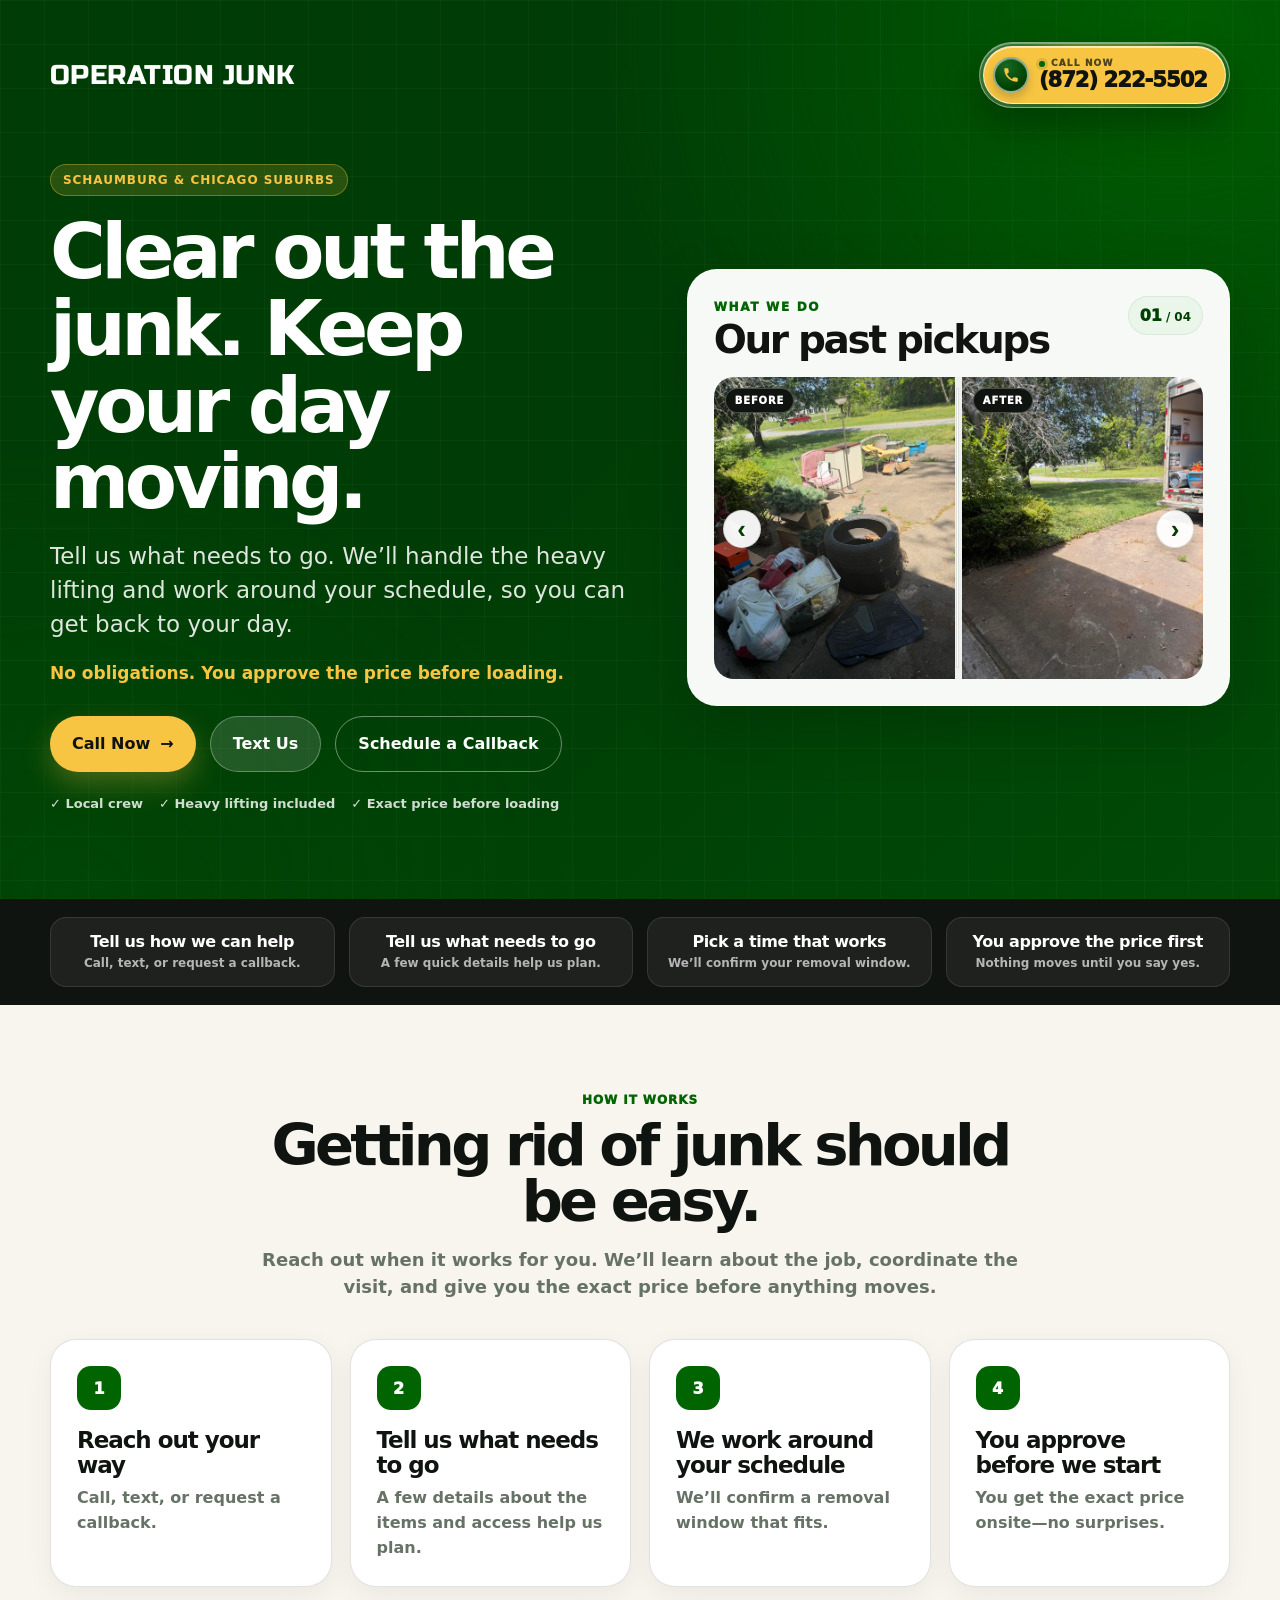
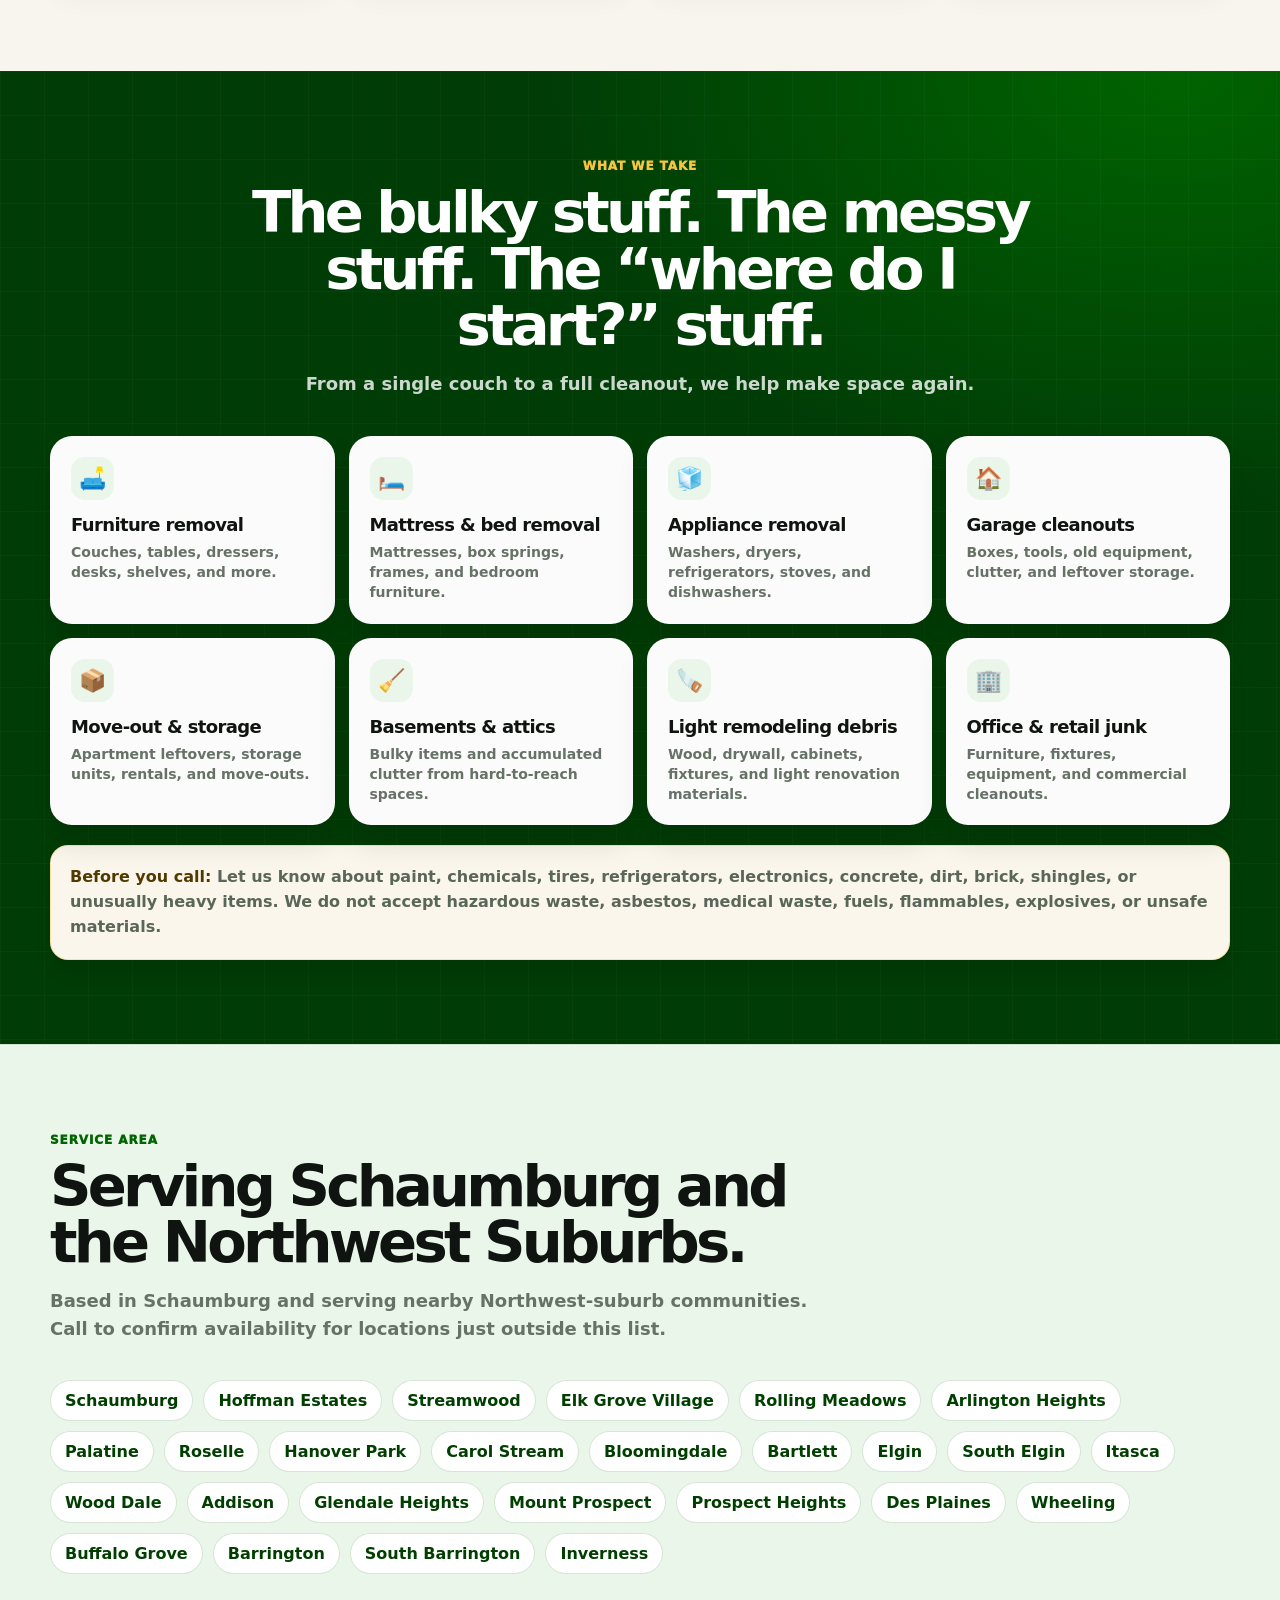
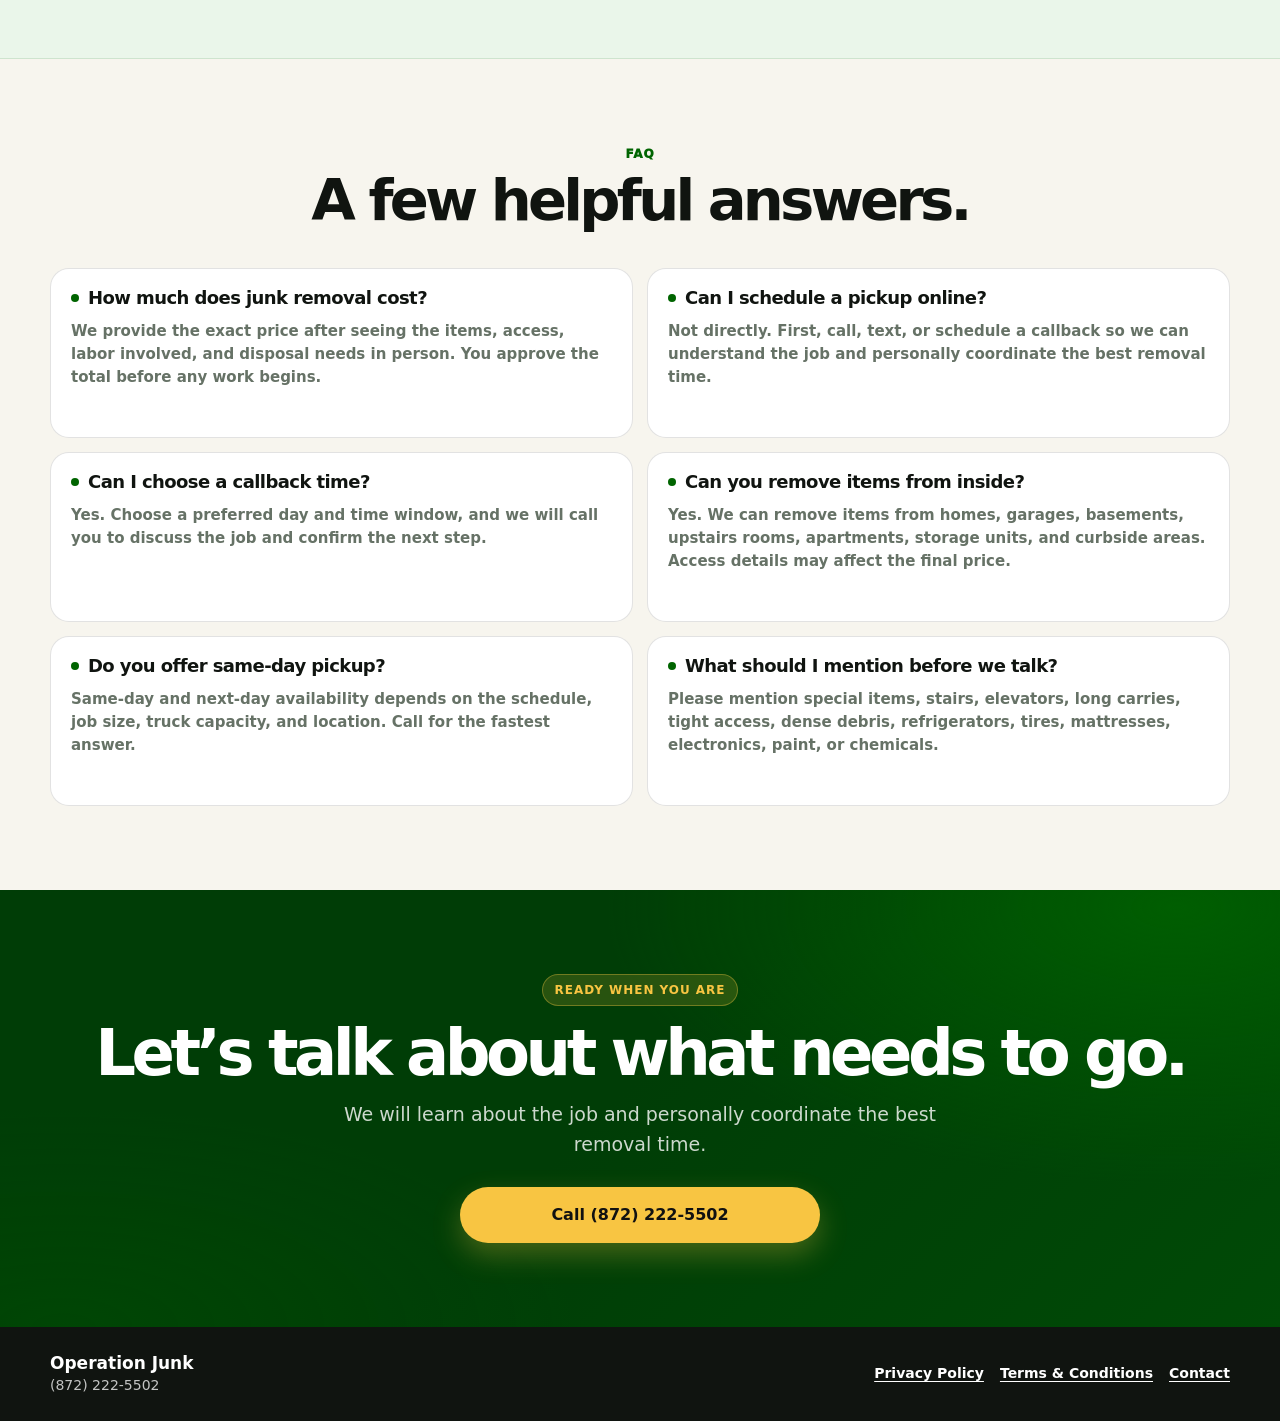
<file: index.html>
<!doctype html>
<html lang="en">
<head>
<meta charset="utf-8"><meta name="viewport" content="width=device-width, initial-scale=1">
<title>Operation Junk | Clear Out the Junk. Keep Your Day Moving.</title>
<meta name="description" content="Clear out the junk and keep your day moving with local junk removal from Operation Junk in Schaumburg and nearby Chicago suburbs.">
<link rel="preconnect" href="https://fonts.googleapis.com"><link rel="preconnect" href="https://fonts.gstatic.com" crossorigin><link href="https://fonts.googleapis.com/css2?family=Russo+One&display=swap" rel="stylesheet"><link rel="stylesheet" href="styles.css">
</head>
<body class="oj-page oj-conversation-site">
<main>
<section class="oj-hero" aria-labelledby="hero-title"><div class="oj-container">
<div class="oj-logo-line"><a class="oj-brand oj-wordmark" href="/" aria-label="Operation Junk home">OPERATION JUNK</a><div class="oj-top-contact" aria-label="Contact Operation Junk"><a class="oj-top-call" href="tel:+18722225502" aria-label="Call Operation Junk at (872) 222-5502"><span class="oj-top-contact-icon" aria-hidden="true"><svg viewBox="0 0 24 24" focusable="false"><path d="M6.62 10.79a15.53 15.53 0 0 0 6.59 6.59l2.2-2.2a1 1 0 0 1 1-.24c1.12.37 2.33.57 3.57.57a1 1 0 0 1 1 1V20a1 1 0 0 1-1 1C10.61 21 3 13.39 3 4a1 1 0 0 1 1-1h3.5a1 1 0 0 1 1 1c0 1.25.2 2.45.57 3.57a1 1 0 0 1-.24 1l-2.21 2.22Z"/></svg></span><span class="oj-top-contact-copy"><small>CALL NOW</small><strong>(872) 222-5502</strong></span></a><a class="oj-top-text" href="sms:+18722225502?&amp;body=Hi%20Operation%20Junk%2C%20I%27d%20like%20help%20with%20junk%20removal." aria-label="Text Operation Junk at (872) 222-5502"><span class="oj-top-text-icon" aria-hidden="true"><svg viewBox="0 0 24 24" focusable="false"><path d="M4 3h16a2 2 0 0 1 2 2v11a2 2 0 0 1-2 2H9l-5 4v-4a2 2 0 0 1-2-2V5a2 2 0 0 1 2-2Zm2 6v2h12V9H6Zm0 4v2h8v-2H6Z"/></svg></span><span class="oj-top-text-copy"><small>PREFER TO</small><strong>TEXT US</strong></span></a></div></div>
<div class="oj-hero-inner"><div class="oj-hero-copy"><div class="oj-eyebrow">Schaumburg &amp; Chicago Suburbs</div><h1 id="hero-title">Clear out the junk. Keep your day moving.</h1><p>Talk directly with Operation Junk about furniture removal, appliances, garage cleanouts, move-outs, and bulky-item pickup. We learn about the job first, then personally coordinate the best removal time.</p><p class="oj-hero-assurance">No obligations. You approve the price before loading.</p><div class="oj-btn-row"><a class="oj-btn oj-btn-primary" href="tel:+18722225502">Call Now <span aria-hidden="true">→</span></a><a class="oj-btn oj-btn-secondary" href="sms:+18722225502?&amp;body=Hi%20Operation%20Junk%2C%20I%27d%20like%20help%20with%20junk%20removal.">Text Us</a><button class="oj-btn oj-btn-ghost" type="button" data-open-callback>Schedule a Callback</button></div><div class="oj-trust-line" aria-label="Service highlights"><span>✓ Local crew</span><span>✓ Heavy lifting included</span><span>✓ Exact price before loading</span></div></div>
<aside class="oj-hero-card oj-job-showcase" data-job-gallery aria-label="Our past pickups"><div class="oj-card-top"><div><span class="oj-card-kicker">WHAT WE DO</span><h2>Our past pickups</h2></div><div class="oj-job-index"><span data-job-current>01</span><span>/</span><span>04</span></div></div><div class="oj-job-slider" role="region" aria-roledescription="carousel" aria-label="Operation Junk before and after pickup gallery"><div class="oj-job-slides"><article class="oj-job-slide is-active" data-job-slide="0" aria-hidden="false"><div class="oj-job-images"><figure class="oj-job-photo"><img src="assets/images/small_cleanout_before.jpg" alt="Before photo from an Operation Junk small pickup" loading="eager"><figcaption>Before</figcaption></figure><figure class="oj-job-photo oj-job-photo--after"><img src="assets/images/small_cleanout_after.jpg" alt="After photo from an Operation Junk small pickup" loading="eager"><figcaption>After</figcaption></figure></div></article><article class="oj-job-slide" data-job-slide="1" aria-hidden="true"><div class="oj-job-images"><figure class="oj-job-photo"><img src="assets/images/room_cleanout_before.jpg" alt="Before photo from an Operation Junk room cleanout" loading="lazy"><figcaption>Before</figcaption></figure><figure class="oj-job-photo oj-job-photo--after"><img src="assets/images/room_cleanout_after.jpg" alt="After photo from an Operation Junk room cleanout" loading="lazy"><figcaption>After</figcaption></figure></div></article><article class="oj-job-slide" data-job-slide="2" aria-hidden="true"><div class="oj-job-images"><figure class="oj-job-photo"><img src="assets/images/medium_cleanout_before.jpg" alt="Before photo from an Operation Junk medium cleanout" loading="lazy"><figcaption>Before</figcaption></figure><figure class="oj-job-photo oj-job-photo--after"><img src="assets/images/medium_cleanout_after.jpg" alt="After photo from an Operation Junk medium cleanout" loading="lazy"><figcaption>After</figcaption></figure></div></article><article class="oj-job-slide" data-job-slide="3" aria-hidden="true"><div class="oj-job-images"><figure class="oj-job-photo"><img src="assets/images/big_cleanout_before.jpg" alt="Before photo from an Operation Junk large cleanout" loading="lazy"><figcaption>Before</figcaption></figure><figure class="oj-job-photo oj-job-photo--after"><img src="assets/images/big_cleanout_after.jpg" alt="After photo from an Operation Junk large cleanout" loading="lazy"><figcaption>After</figcaption></figure></div></article></div><button class="oj-job-arrow oj-job-arrow--prev" type="button" data-job-prev aria-label="Previous pickup">‹</button><button class="oj-job-arrow oj-job-arrow--next" type="button" data-job-next aria-label="Next pickup">›</button></div><div class="oj-job-footer"><a class="oj-job-cta" href="tel:+18722225502">Need a job like this? Call <strong>(872) 222-5502</strong></a></div></aside></div></div></section>
<section class="oj-proof-strip" aria-label="What happens next"><div class="oj-container"><div class="oj-proof-grid"><div class="oj-proof-item"><strong>You choose the contact method</strong><span>Call, text, or callback.</span></div><div class="oj-proof-item"><strong>We talk through the job</strong><span>Items, access, timing, and special needs.</span></div><div class="oj-proof-item"><strong>We coordinate the visit</strong><span>You set removal timing with a real person.</span></div><div class="oj-proof-item"><strong>You approve before loading</strong><span>Exact price onsite before work begins.</span></div></div></div></section>
<section class="oj-section" id="how-it-works" aria-labelledby="how-title"><div class="oj-container"><div class="oj-section-head oj-center"><span class="oj-section-kicker">How it works</span><h2 id="how-title">A real conversation. A clear plan. No online guessing.</h2><p>We do not ask you to calculate truck volume or decide the price from a screen. Start the conversation and we take it from there.</p></div><div class="oj-card-grid oj-card-grid-four"><article class="oj-card"><div class="oj-step-number">1</div><h3>Call, text, or request a callback</h3><p>Choose the contact method that works best for you right now.</p></article><article class="oj-card"><div class="oj-step-number">2</div><h3>Talk through the job</h3><p>We ask a few practical questions about the items, location, access, and timing.</p></article><article class="oj-card"><div class="oj-step-number">3</div><h3>Coordinate the right removal time</h3><p>We personally confirm the best visit after we understand the job and current availability.</p></article><article class="oj-card"><div class="oj-step-number">4</div><h3>Approve the exact price onsite</h3><p>We inspect the job, give you the exact total, and only begin when you approve it.</p></article></div></div></section>
<section class="oj-section oj-services-feature" aria-labelledby="services-title"><div class="oj-container"><div class="oj-section-head oj-center"><span class="oj-section-kicker">WHAT WE TAKE</span><h2 id="services-title">The bulky stuff. The messy stuff. The “where do I start?” stuff.</h2><p>From a single couch to a full cleanout, we help make space again.</p></div><div class="oj-services-grid"><article class="oj-service"><div class="oj-service-icon">🛋️</div><h3>Furniture removal</h3><p>Couches, tables, dressers, desks, shelves, and more.</p></article><article class="oj-service"><div class="oj-service-icon">🛏️</div><h3>Mattress &amp; bed removal</h3><p>Mattresses, box springs, frames, and bedroom furniture.</p></article><article class="oj-service"><div class="oj-service-icon">🧊</div><h3>Appliance removal</h3><p>Washers, dryers, refrigerators, stoves, and dishwashers.</p></article><article class="oj-service"><div class="oj-service-icon">🏠</div><h3>Garage cleanouts</h3><p>Boxes, tools, old equipment, clutter, and leftover storage.</p></article><article class="oj-service"><div class="oj-service-icon">📦</div><h3>Move-out &amp; storage</h3><p>Apartment leftovers, storage units, rentals, and move-outs.</p></article><article class="oj-service"><div class="oj-service-icon">🧹</div><h3>Basements &amp; attics</h3><p>Bulky items and accumulated clutter from hard-to-reach spaces.</p></article><article class="oj-service"><div class="oj-service-icon">🪚</div><h3>Light remodeling debris</h3><p>Wood, drywall, cabinets, fixtures, and light renovation materials.</p></article><article class="oj-service"><div class="oj-service-icon">🏢</div><h3>Office &amp; retail junk</h3><p>Furniture, fixtures, equipment, and commercial cleanouts.</p></article></div><div class="oj-special-items"><strong>Before you call:</strong> Let us know about paint, chemicals, tires, refrigerators, electronics, concrete, dirt, brick, shingles, or unusually heavy items. We do not accept hazardous waste, asbestos, medical waste, fuels, flammables, explosives, or unsafe materials.</div></div></section>
<section class="oj-section oj-service-area" aria-labelledby="area-title"><div class="oj-container"><div class="oj-section-head"><span class="oj-section-kicker">Service area</span><h2 id="area-title">Serving Schaumburg and the Northwest Suburbs.</h2><p>Based in Schaumburg and serving nearby Northwest-suburb communities. Call to confirm availability for locations just outside this list.</p></div><div class="oj-city-pills" aria-label="Cities served by Operation Junk"><span>Schaumburg</span><span>Hoffman Estates</span><span>Streamwood</span><span>Elk Grove Village</span><span>Rolling Meadows</span><span>Arlington Heights</span><span>Palatine</span><span>Roselle</span><span>Hanover Park</span><span>Carol Stream</span><span>Bloomingdale</span><span>Bartlett</span><span>Elgin</span><span>South Elgin</span><span>Itasca</span><span>Wood Dale</span><span>Addison</span><span>Glendale Heights</span><span>Mount Prospect</span><span>Prospect Heights</span><span>Des Plaines</span><span>Wheeling</span><span>Buffalo Grove</span><span>Barrington</span><span>South Barrington</span><span>Inverness</span></div></div></section>
<section class="oj-section" aria-labelledby="faq-title"><div class="oj-container"><div class="oj-section-head oj-center"><span class="oj-section-kicker">FAQ</span><h2 id="faq-title">A few helpful answers.</h2></div><div class="oj-faq-grid"><article class="oj-faq oj-faq-static"><h3>How much does junk removal cost?</h3><p>We provide the exact price after seeing the items, access, labor involved, and disposal needs in person. You approve the total before any work begins.</p></article><article class="oj-faq oj-faq-static"><h3>Can I schedule a pickup online?</h3><p>Not directly. First, call, text, or schedule a callback so we can understand the job and personally coordinate the best removal time.</p></article><article class="oj-faq oj-faq-static"><h3>Can I choose a callback time?</h3><p>Yes. Choose a preferred day and time window, and we will call you to discuss the job and confirm the next step.</p></article><article class="oj-faq oj-faq-static"><h3>Can you remove items from inside?</h3><p>Yes. We can remove items from homes, garages, basements, upstairs rooms, apartments, storage units, and curbside areas. Access details may affect the final price.</p></article><article class="oj-faq oj-faq-static"><h3>Do you offer same-day pickup?</h3><p>Same-day and next-day availability depends on the schedule, job size, truck capacity, and location. Call for the fastest answer.</p></article><article class="oj-faq oj-faq-static"><h3>What should I mention before we talk?</h3><p>Please mention special items, stairs, elevators, long carries, tight access, dense debris, refrigerators, tires, mattresses, electronics, paint, or chemicals.</p></article></div></div></section>
<section class="oj-final" aria-labelledby="final-title"><div class="oj-container"><span class="oj-eyebrow">Ready when you are</span><h2 id="final-title">Let’s talk about what needs to go.</h2><p>We will learn about the job and personally coordinate the best removal time.</p><div class="oj-btn-row oj-btn-row-center"><a class="oj-btn oj-btn-primary" href="tel:+18722225502" aria-label="Call Operation Junk at (872) 222-5502">Call (872) 222-5502</a></div></div></section>
</main>
<footer class="oj-footer"><div class="oj-container oj-footer-inner"><div><strong>Operation Junk</strong><span>(872) 222-5502</span></div><nav aria-label="Footer links"><a href="/privacy-policy/">Privacy Policy</a><a href="/terms-and-conditions/">Terms &amp; Conditions</a><a href="/contact/">Contact</a></nav></div></footer>
<div class="oj-sticky-mobile oj-sticky-mobile-three" aria-label="Mobile contact options"><a class="oj-sticky-call" href="tel:+18722225502">Call</a><a class="oj-sticky-text" href="sms:+18722225502?&amp;body=Hi%20Operation%20Junk%2C%20I%27d%20like%20help%20with%20junk%20removal.">Text</a><button class="oj-sticky-callback" type="button" data-open-callback>Callback</button></div>
<dialog class="oj-modal oj-callback-modal" id="callback-modal" aria-labelledby="callback-title"><div class="oj-modal-shell"><button class="oj-modal-close" type="button" data-close-callback aria-label="Close callback form">×</button><form id="oj-callback-form" novalidate><section class="oj-form-step is-active" data-callback-step="form"><span class="oj-form-kicker">Schedule a callback</span><h2 id="callback-title">Choose a good time for us to call.</h2><p>We will discuss the job and personally coordinate the best removal time. This is a callback request, not a pickup appointment.</p><div class="oj-field-grid oj-callback-fields"><label>First name<input name="firstName" autocomplete="given-name" required placeholder="Your first name"></label><label>Last name<input name="lastName" autocomplete="family-name" required placeholder="Your last name"></label><label>Mobile number<input name="phone" type="tel" inputmode="tel" autocomplete="tel" required placeholder="(555) 555-5555"></label><label class="oj-field--full">Full service address<input name="address" autocomplete="street-address" required placeholder="123 Main St, Schaumburg, IL 60193"></label><label>Preferred callback day<input name="callbackDate" type="date" required></label><label>Preferred time window<select name="callbackTime" required><option value="" selected disabled>Select a time</option><option>9:00–10:00 AM</option><option>10:00–11:00 AM</option><option>11:00 AM–12:00 PM</option><option>12:00–1:00 PM</option><option>1:00–2:00 PM</option><option>2:00–3:00 PM</option><option>3:00–4:00 PM</option><option>4:00–5:00 PM</option><option>5:00–6:00 PM</option></select></label></div><label class="oj-notes">Anything helpful to know? <textarea name="notes" rows="3" placeholder="Optional: a few items, any stairs, or a question you want answered."></textarea></label><p class="oj-consent">By requesting a callback, you agree to receive calls and text messages from Operation Junk about your inquiry. Message frequency varies. Message and data rates may apply. Reply STOP to opt out. Consent is not a condition of purchase. See our <a href="/privacy-policy/">Privacy Policy</a> and <a href="/terms-and-conditions/">Terms &amp; Conditions</a>.</p><div class="oj-form-nav"><span></span><button class="oj-btn oj-btn-primary" type="submit">Prepare Callback Request →</button></div></section><section class="oj-form-step oj-success" data-callback-step="success" aria-live="polite"><div class="oj-success-mark">✓</div><span class="oj-form-kicker">One last tap</span><h2>Open the text message to send your callback request.</h2><p>Your contact details, address, and preferred callback time are included. We will confirm the next step personally.</p><a id="oj-send-callback" class="oj-btn oj-btn-primary" href="sms:+18722225502">Send Callback Request by Text →</a><a class="oj-text-button" href="tel:+18722225502">Rather talk now? Call us</a></section></form></div></dialog>
<script src="script.js" defer></script>
</body></html>
</file>
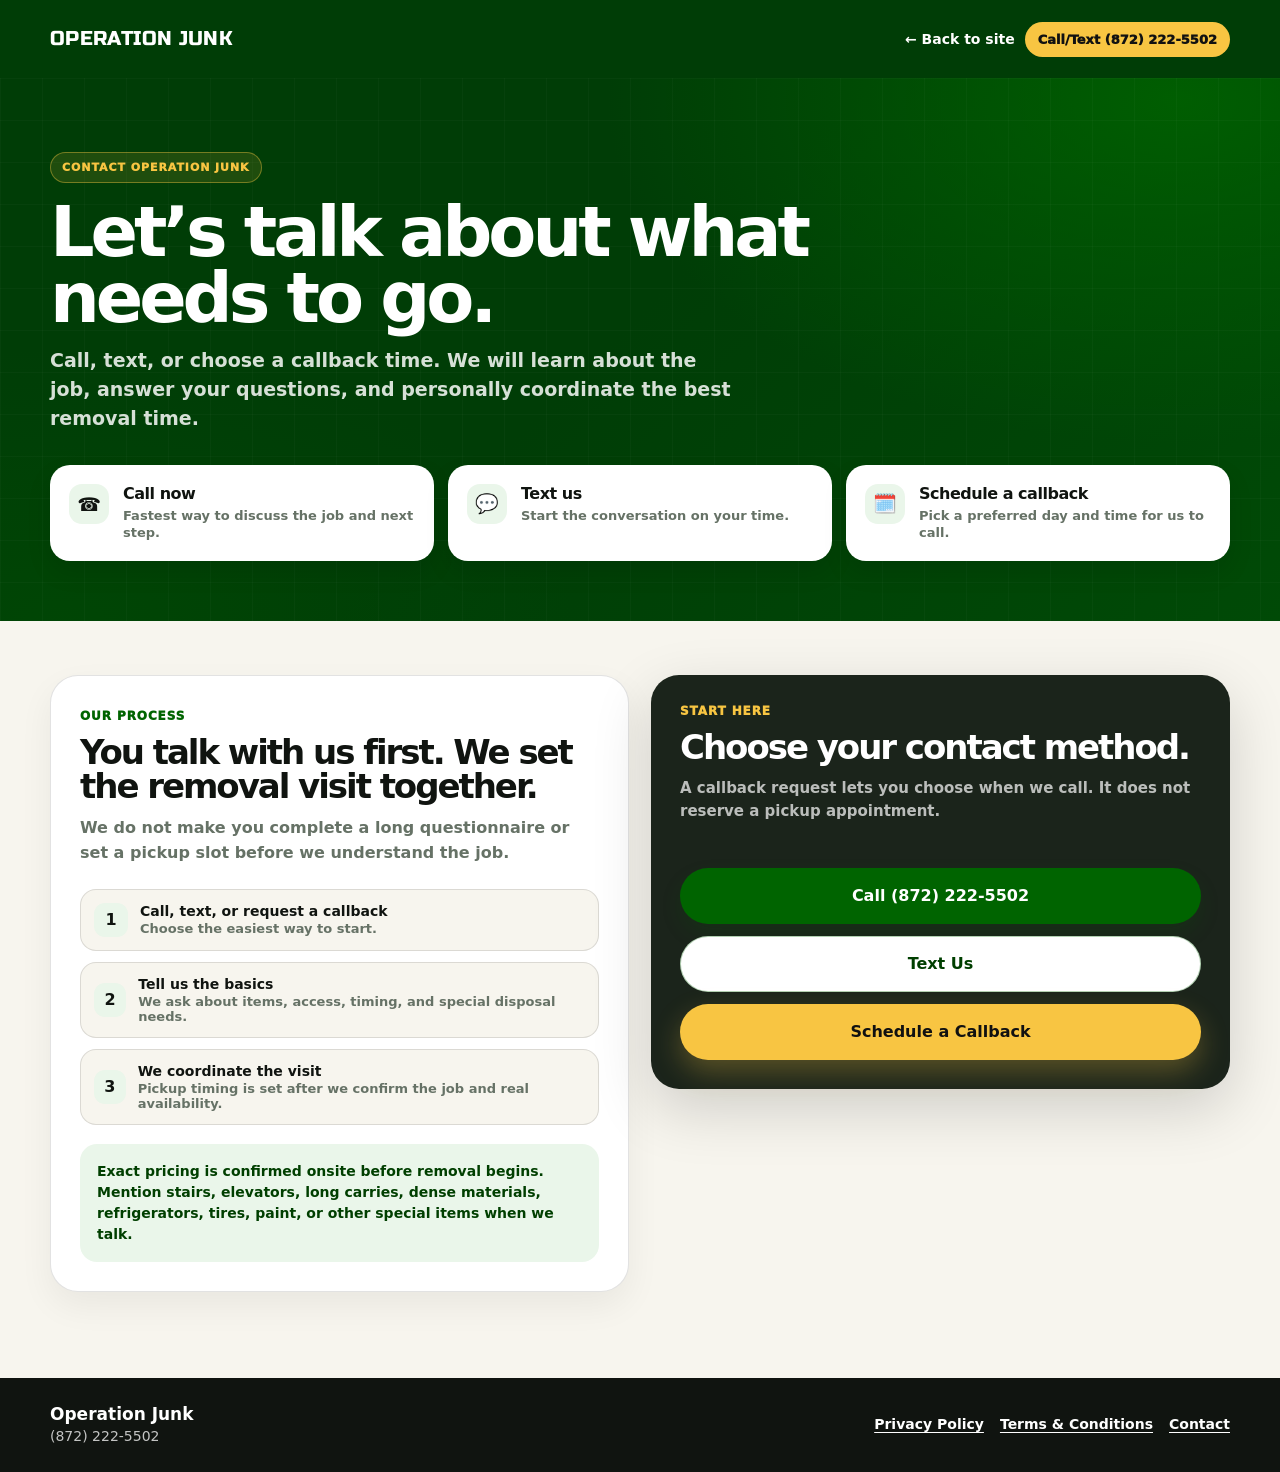
<file: contact/index.html>
<!doctype html>
<html lang="en"><head><meta charset="utf-8"><meta name="viewport" content="width=device-width, initial-scale=1"><title>Contact Operation Junk | Schaumburg &amp; Northwest Suburbs</title><meta name="description" content="Call, text, or schedule a callback with Operation Junk in Schaumburg and nearby Northwest suburbs."><link rel="preconnect" href="https://fonts.googleapis.com"><link rel="preconnect" href="https://fonts.gstatic.com" crossorigin><link href="https://fonts.googleapis.com/css2?family=Russo+One&display=swap" rel="stylesheet"><link rel="stylesheet" href="/styles.css"></head>
<body class="oj-page oj-conversation-site"><main class="oj-subpage"><header class="oj-subnav"><div class="oj-container oj-subnav-inner"><a class="oj-subbrand oj-wordmark" href="/" aria-label="Operation Junk home">OPERATION JUNK</a><div class="oj-subnav-actions"><a class="oj-subnav-link" href="/">← Back to site</a><a class="oj-subnav-phone" href="tel:+18722225502">Call/Text (872) 222-5502</a></div></div></header>
<section class="oj-subhero oj-contact-hero"><div class="oj-container"><span class="oj-subhero-kicker">Contact Operation Junk</span><h1>Let’s talk about what needs to go.</h1><p>Call, text, or choose a callback time. We will learn about the job, answer your questions, and personally coordinate the best removal time.</p><div class="oj-contact-options" aria-label="Ways to contact Operation Junk"><a class="oj-contact-option" href="tel:+18722225502"><span class="oj-contact-option-icon">☎</span><span><strong>Call now</strong><small>Fastest way to discuss the job and next step.</small></span></a><a class="oj-contact-option" href="sms:+18722225502?&amp;body=Hi%20Operation%20Junk%2C%20I%27d%20like%20help%20with%20junk%20removal."><span class="oj-contact-option-icon">💬</span><span><strong>Text us</strong><small>Start the conversation on your time.</small></span></a><button class="oj-contact-option" type="button" data-open-callback><span class="oj-contact-option-icon">🗓️</span><span><strong>Schedule a callback</strong><small>Pick a preferred day and time for us to call.</small></span></button></div></div></section>
<section class="oj-subbody"><div class="oj-container oj-contact-layout oj-contact-conversation-layout"><aside class="oj-contact-panel"><span class="oj-section-kicker">Our process</span><h2>You talk with us first. We set the removal visit together.</h2><p>We do not make you complete a long questionnaire or set a pickup slot before we understand the job.</p><div class="oj-contact-detail-list"><div class="oj-contact-detail"><b>1</b><div><strong>Call, text, or request a callback</strong><span>Choose the easiest way to start.</span></div></div><div class="oj-contact-detail"><b>2</b><div><strong>Tell us the basics</strong><span>We ask about items, access, timing, and special disposal needs.</span></div></div><div class="oj-contact-detail"><b>3</b><div><strong>We coordinate the visit</strong><span>Pickup timing is set after we confirm the job and real availability.</span></div></div></div><div class="oj-contact-callout">Exact pricing is confirmed onsite before removal begins. Mention stairs, elevators, long carries, dense materials, refrigerators, tires, paint, or other special items when we talk.</div></aside><section class="oj-contact-form-panel oj-contact-action-panel" aria-labelledby="contact-action-title"><span class="oj-section-kicker">Start here</span><h2 id="contact-action-title">Choose your contact method.</h2><p>A callback request lets you choose when we call. It does not reserve a pickup appointment.</p><div class="oj-contact-action-stack"><a class="oj-btn oj-btn-dark" href="tel:+18722225502">Call (872) 222-5502</a><a class="oj-btn oj-btn-outline" href="sms:+18722225502?&amp;body=Hi%20Operation%20Junk%2C%20I%27d%20like%20help%20with%20junk%20removal.">Text Us</a><button class="oj-btn oj-btn-primary" type="button" data-open-callback>Schedule a Callback</button></div></section></div></section></main>
<footer class="oj-footer"><div class="oj-container oj-footer-inner"><div><strong>Operation Junk</strong><span>(872) 222-5502</span></div><nav aria-label="Footer links"><a href="/privacy-policy/">Privacy Policy</a><a href="/terms-and-conditions/">Terms &amp; Conditions</a><a href="/contact/">Contact</a></nav></div></footer>
<dialog class="oj-modal oj-callback-modal" id="callback-modal" aria-labelledby="callback-title"><div class="oj-modal-shell"><button class="oj-modal-close" type="button" data-close-callback aria-label="Close callback form">×</button><form id="oj-callback-form" novalidate><section class="oj-form-step is-active" data-callback-step="form"><span class="oj-form-kicker">Schedule a callback</span><h2 id="callback-title">Choose a good time for us to call.</h2><p>We will discuss the job and personally coordinate the best removal time. This is a callback request, not a pickup appointment.</p><div class="oj-field-grid oj-callback-fields"><label>First name<input name="firstName" autocomplete="given-name" required placeholder="Your first name"></label><label>Last name<input name="lastName" autocomplete="family-name" required placeholder="Your last name"></label><label>Mobile number<input name="phone" type="tel" inputmode="tel" autocomplete="tel" required placeholder="(555) 555-5555"></label><label class="oj-field--full">Full service address<input name="address" autocomplete="street-address" required placeholder="123 Main St, Schaumburg, IL 60193"></label><label>Preferred callback day<input name="callbackDate" type="date" required></label><label>Preferred time window<select name="callbackTime" required><option value="" selected disabled>Select a time</option><option>9:00–10:00 AM</option><option>10:00–11:00 AM</option><option>11:00 AM–12:00 PM</option><option>12:00–1:00 PM</option><option>1:00–2:00 PM</option><option>2:00–3:00 PM</option><option>3:00–4:00 PM</option><option>4:00–5:00 PM</option><option>5:00–6:00 PM</option></select></label></div><label class="oj-notes">Anything helpful to know? <textarea name="notes" rows="3" placeholder="Optional: a few items, any stairs, or a question you want answered."></textarea></label><p class="oj-consent">By requesting a callback, you agree to receive calls and text messages from Operation Junk about your inquiry. Message frequency varies. Message and data rates may apply. Reply STOP to opt out. Consent is not a condition of purchase. See our <a href="/privacy-policy/">Privacy Policy</a> and <a href="/terms-and-conditions/">Terms &amp; Conditions</a>.</p><div class="oj-form-nav"><span></span><button class="oj-btn oj-btn-primary" type="submit">Prepare Callback Request →</button></div></section><section class="oj-form-step oj-success" data-callback-step="success" aria-live="polite"><div class="oj-success-mark">✓</div><span class="oj-form-kicker">One last tap</span><h2>Open the text message to send your callback request.</h2><p>Your contact details, address, and preferred callback time are included. We will confirm the next step personally.</p><a id="oj-send-callback" class="oj-btn oj-btn-primary" href="sms:+18722225502">Send Callback Request by Text →</a><a class="oj-text-button" href="tel:+18722225502">Rather talk now? Call us</a></section></form></div></dialog>
<script src="/script.js" defer></script></body></html>
</file>
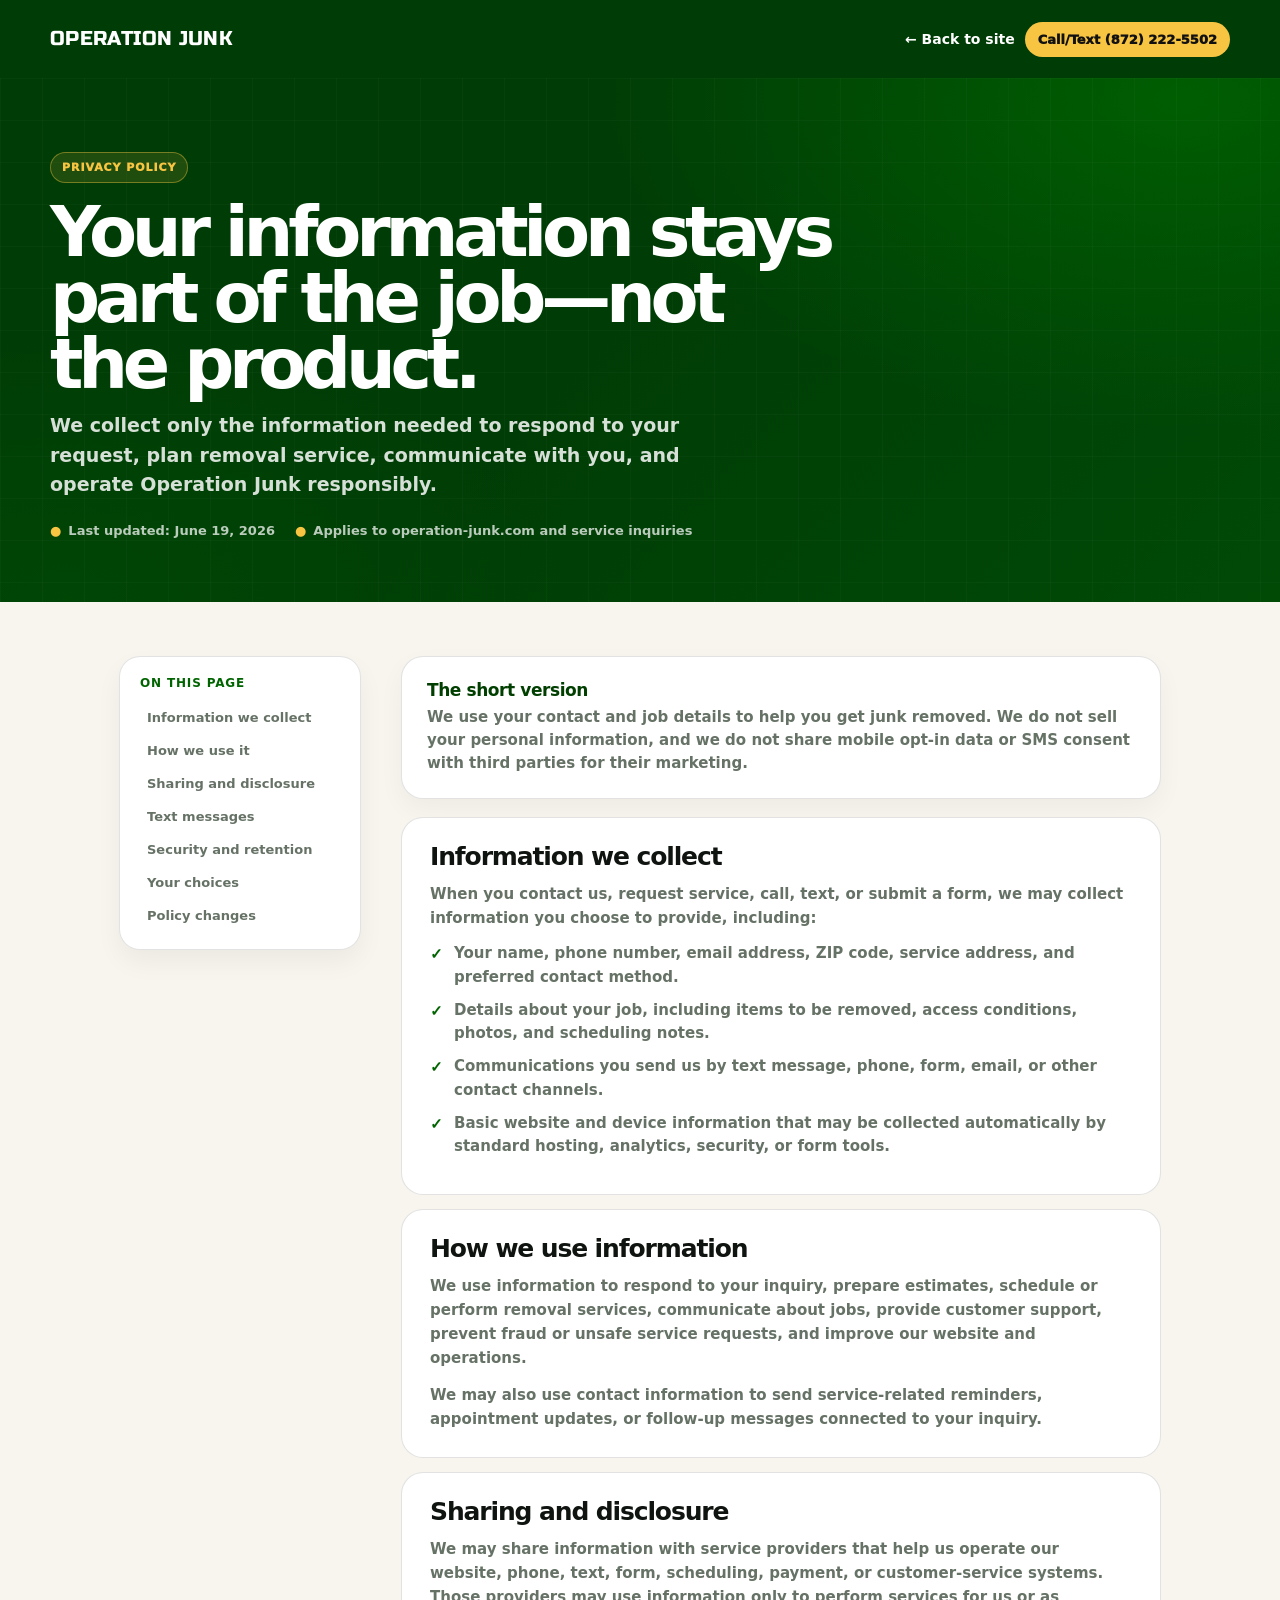
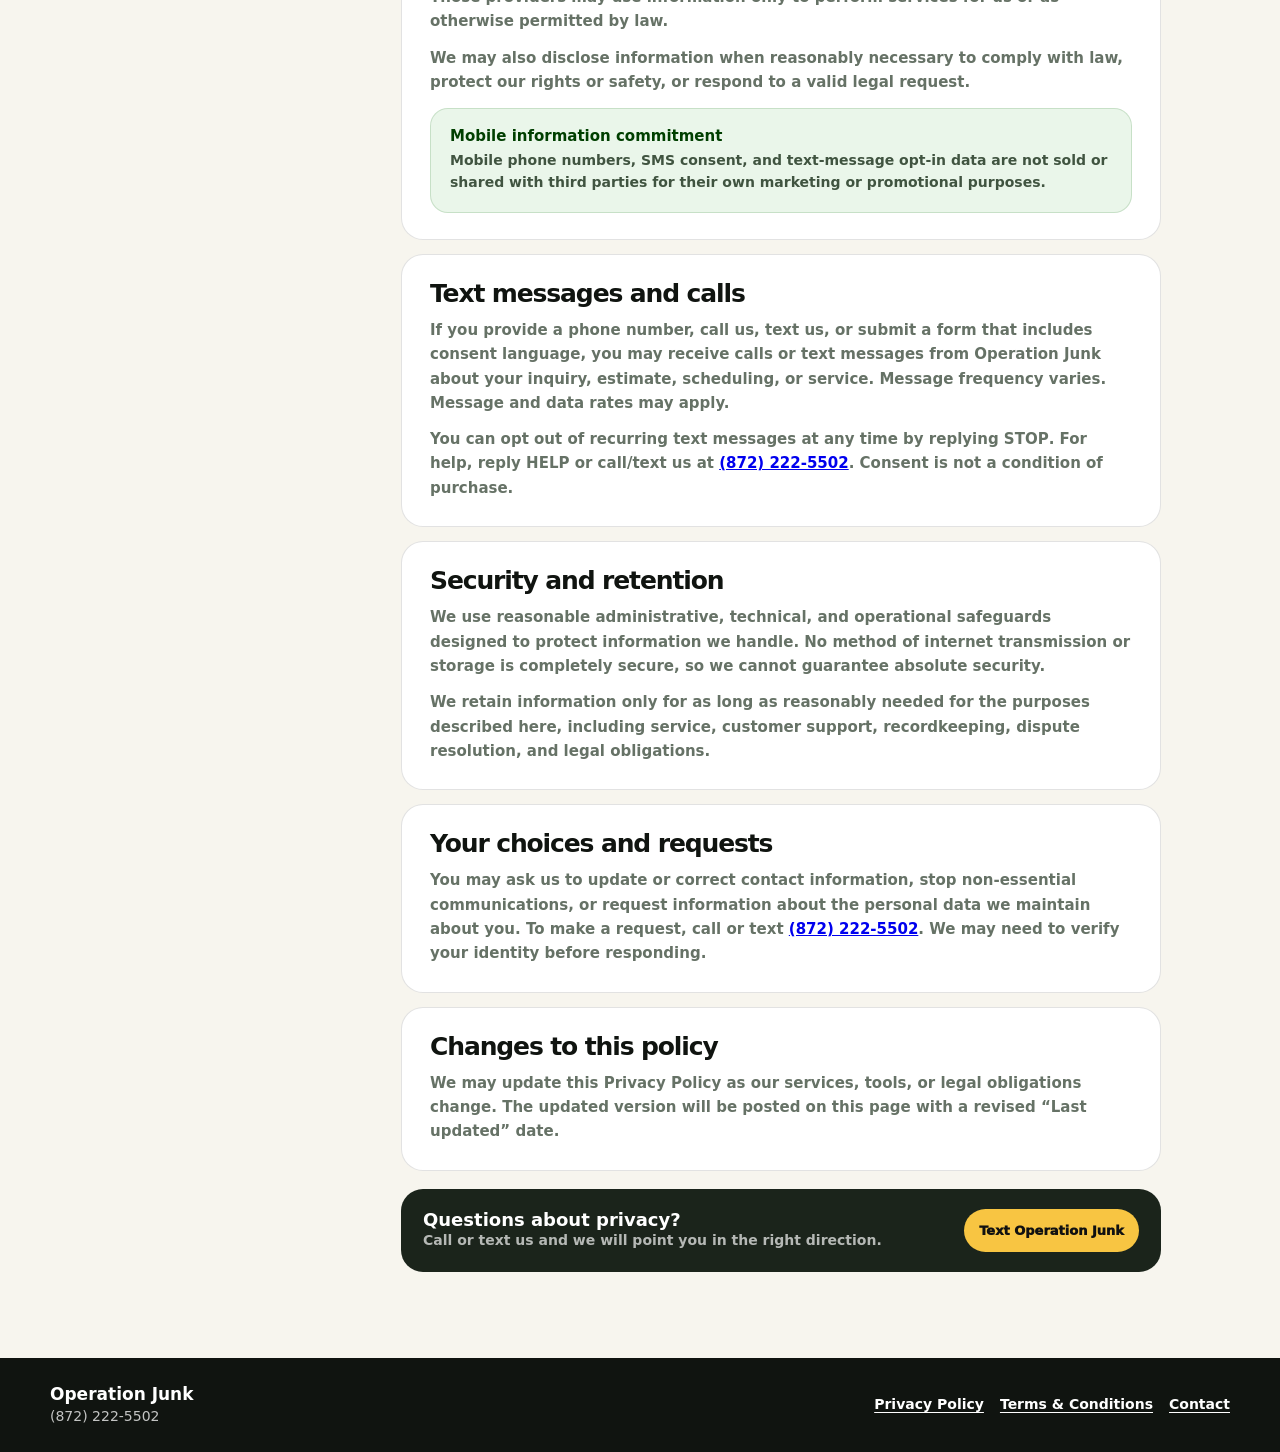
<file: privacy-policy/index.html>
<!doctype html>
<html lang="en">
  <head>
    <meta charset="utf-8">
    <meta name="viewport" content="width=device-width, initial-scale=1">
    <title>Privacy Policy | Operation Junk</title>
    <meta name="description" content="Learn how Operation Junk collects, uses, and protects information related to junk removal inquiries and service requests.">
    <link rel="stylesheet" href="/styles.css">
  </head>
  <body class="oj-page">
    <main class="oj-subpage">
      <header class="oj-subnav">
        <div class="oj-container oj-subnav-inner">
          <a class="oj-subbrand" href="/" aria-label="Operation Junk home"><span class="oj-brand-mark">OJ</span><span>Operation Junk</span></a>
          <div class="oj-subnav-actions"><a class="oj-subnav-link" href="/">← Back to site</a><a class="oj-subnav-phone" href="tel:+18722225502">Call/Text (872) 222-5502</a></div>
        </div>
      </header>

      <section class="oj-subhero">
        <div class="oj-container">
          <span class="oj-subhero-kicker">Privacy Policy</span>
          <h1>Your information stays part of the job—not the product.</h1>
          <p>We collect only the information needed to respond to your request, plan removal service, communicate with you, and operate Operation Junk responsibly.</p>
          <div class="oj-submeta"><span><b>●</b> Last updated: June 19, 2026</span><span><b>●</b> Applies to operation-junk.com and service inquiries</span></div>
        </div>
      </section>

      <section class="oj-subbody">
        <div class="oj-container oj-legal-layout">
          <nav class="oj-legal-aside" aria-label="Privacy policy sections">
            <strong>On this page</strong>
            <a href="#information">Information we collect</a>
            <a href="#use">How we use it</a>
            <a href="#sharing">Sharing and disclosure</a>
            <a href="#text-messages">Text messages</a>
            <a href="#security">Security and retention</a>
            <a href="#choices">Your choices</a>
            <a href="#changes">Policy changes</a>
          </nav>

          <article class="oj-legal-content">
            <div class="oj-legal-intro"><strong>The short version</strong><p>We use your contact and job details to help you get junk removed. We do not sell your personal information, and we do not share mobile opt-in data or SMS consent with third parties for their marketing.</p></div>

            <section class="oj-legal-section" id="information">
              <h2>Information we collect</h2>
              <p>When you contact us, request service, call, text, or submit a form, we may collect information you choose to provide, including:</p>
              <ul class="oj-legal-list">
                <li>Your name, phone number, email address, ZIP code, service address, and preferred contact method.</li>
                <li>Details about your job, including items to be removed, access conditions, photos, and scheduling notes.</li>
                <li>Communications you send us by text message, phone, form, email, or other contact channels.</li>
                <li>Basic website and device information that may be collected automatically by standard hosting, analytics, security, or form tools.</li>
              </ul>
            </section>

            <section class="oj-legal-section" id="use">
              <h2>How we use information</h2>
              <p>We use information to respond to your inquiry, prepare estimates, schedule or perform removal services, communicate about jobs, provide customer support, prevent fraud or unsafe service requests, and improve our website and operations.</p>
              <p>We may also use contact information to send service-related reminders, appointment updates, or follow-up messages connected to your inquiry.</p>
            </section>

            <section class="oj-legal-section" id="sharing">
              <h2>Sharing and disclosure</h2>
              <p>We may share information with service providers that help us operate our website, phone, text, form, scheduling, payment, or customer-service systems. Those providers may use information only to perform services for us or as otherwise permitted by law.</p>
              <p>We may also disclose information when reasonably necessary to comply with law, protect our rights or safety, or respond to a valid legal request.</p>
              <div class="oj-legal-notice"><strong>Mobile information commitment</strong><p>Mobile phone numbers, SMS consent, and text-message opt-in data are not sold or shared with third parties for their own marketing or promotional purposes.</p></div>
            </section>

            <section class="oj-legal-section" id="text-messages">
              <h2>Text messages and calls</h2>
              <p>If you provide a phone number, call us, text us, or submit a form that includes consent language, you may receive calls or text messages from Operation Junk about your inquiry, estimate, scheduling, or service. Message frequency varies. Message and data rates may apply.</p>
              <p>You can opt out of recurring text messages at any time by replying <strong>STOP</strong>. For help, reply <strong>HELP</strong> or call/text us at <a href="tel:+18722225502">(872) 222-5502</a>. Consent is not a condition of purchase.</p>
            </section>

            <section class="oj-legal-section" id="security">
              <h2>Security and retention</h2>
              <p>We use reasonable administrative, technical, and operational safeguards designed to protect information we handle. No method of internet transmission or storage is completely secure, so we cannot guarantee absolute security.</p>
              <p>We retain information only for as long as reasonably needed for the purposes described here, including service, customer support, recordkeeping, dispute resolution, and legal obligations.</p>
            </section>

            <section class="oj-legal-section" id="choices">
              <h2>Your choices and requests</h2>
              <p>You may ask us to update or correct contact information, stop non-essential communications, or request information about the personal data we maintain about you. To make a request, call or text <a href="tel:+18722225502">(872) 222-5502</a>. We may need to verify your identity before responding.</p>
            </section>

            <section class="oj-legal-section" id="changes">
              <h2>Changes to this policy</h2>
              <p>We may update this Privacy Policy as our services, tools, or legal obligations change. The updated version will be posted on this page with a revised “Last updated” date.</p>
            </section>

            <div class="oj-legal-contact"><div><strong>Questions about privacy?</strong><p>Call or text us and we will point you in the right direction.</p></div><a href="sms:+18722225502?&body=Hi%20Operation%20Junk%2C%20I%20have%20a%20privacy%20question.">Text Operation Junk</a></div>
          </article>
        </div>
      </section>
    </main>

    <footer class="oj-footer"><div class="oj-container oj-footer-inner"><div><strong>Operation Junk</strong><span>(872) 222-5502</span></div><nav aria-label="Footer links"><a href="/privacy-policy/">Privacy Policy</a><a href="/terms-and-conditions/">Terms &amp; Conditions</a><a href="/contact/">Contact</a></nav></div></footer>
  </body>
</html>
</file>
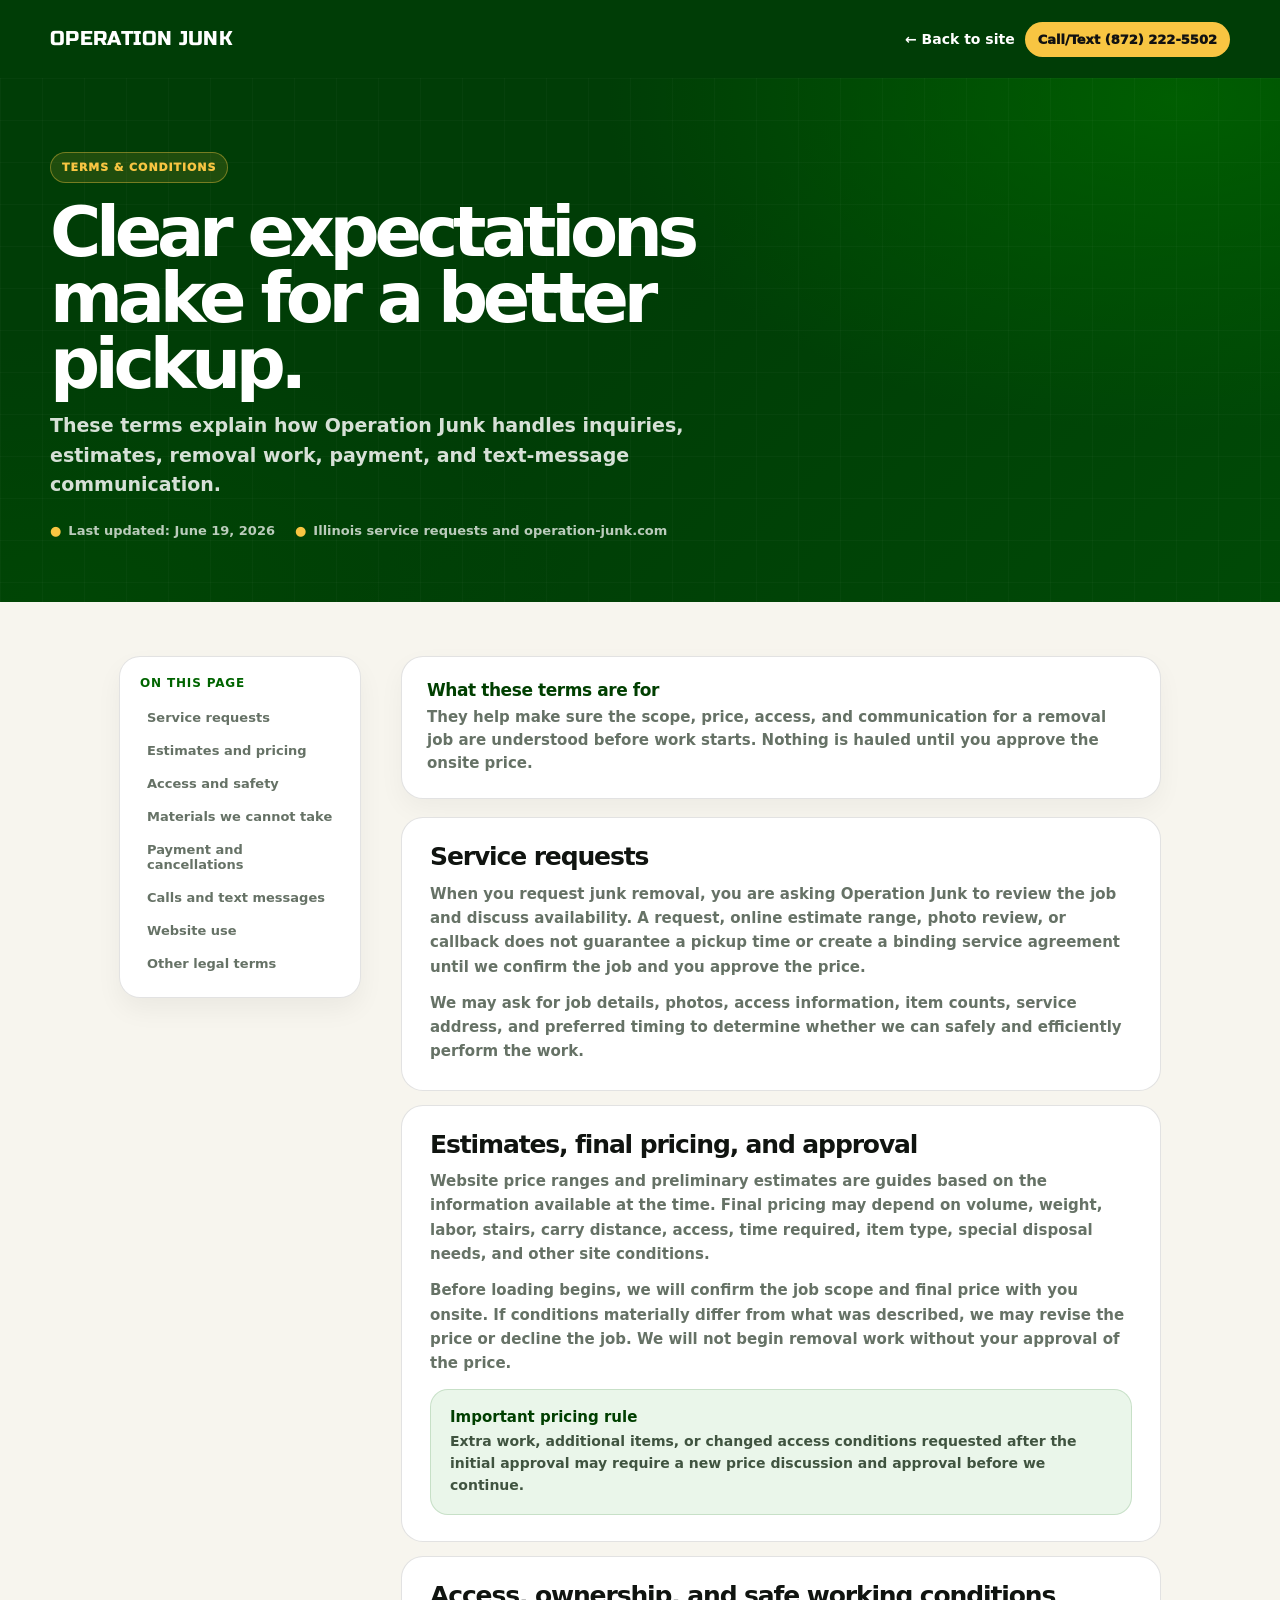
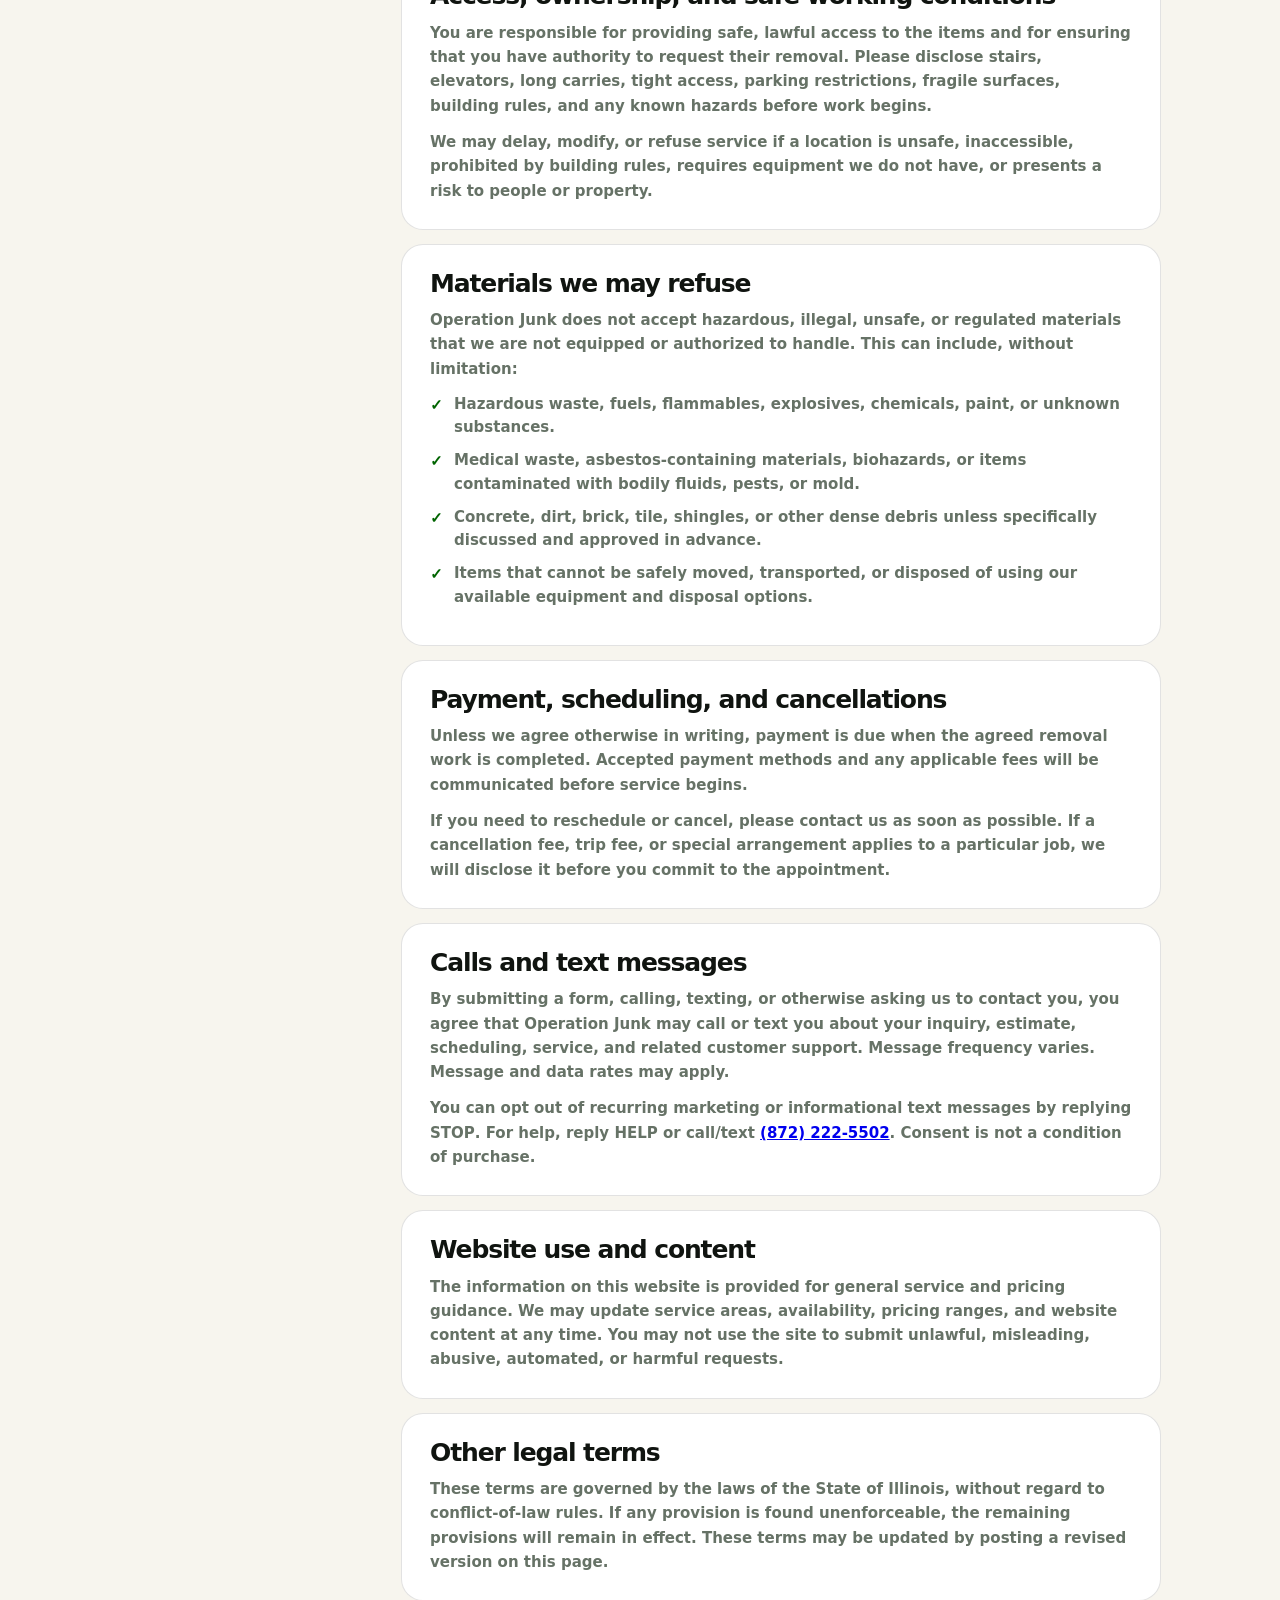
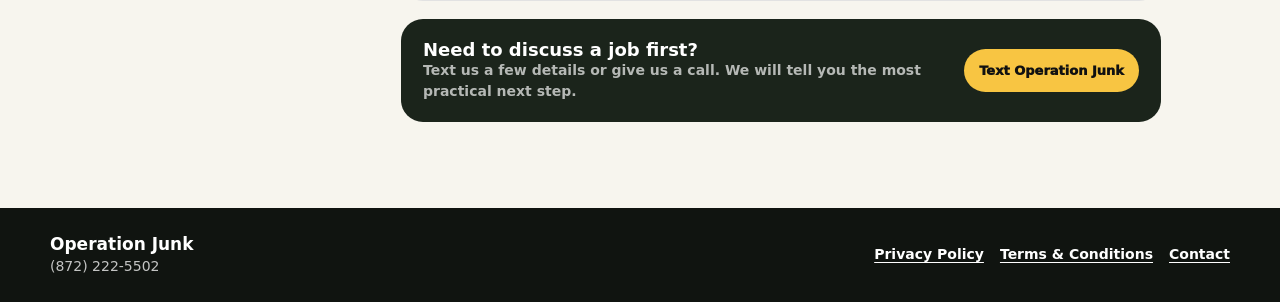
<file: terms-and-conditions/index.html>
<!doctype html>
<html lang="en">
  <head>
    <meta charset="utf-8">
    <meta name="viewport" content="width=device-width, initial-scale=1">
    <title>Terms & Conditions | Operation Junk</title>
    <meta name="description" content="Terms and conditions for Operation Junk service requests, pricing, communications, and junk removal services.">
    <link rel="stylesheet" href="/styles.css">
  </head>
  <body class="oj-page">
    <main class="oj-subpage">
      <header class="oj-subnav">
        <div class="oj-container oj-subnav-inner">
          <a class="oj-subbrand" href="/" aria-label="Operation Junk home"><span class="oj-brand-mark">OJ</span><span>Operation Junk</span></a>
          <div class="oj-subnav-actions"><a class="oj-subnav-link" href="/">← Back to site</a><a class="oj-subnav-phone" href="tel:+18722225502">Call/Text (872) 222-5502</a></div>
        </div>
      </header>

      <section class="oj-subhero">
        <div class="oj-container">
          <span class="oj-subhero-kicker">Terms &amp; Conditions</span>
          <h1>Clear expectations make for a better pickup.</h1>
          <p>These terms explain how Operation Junk handles inquiries, estimates, removal work, payment, and text-message communication.</p>
          <div class="oj-submeta"><span><b>●</b> Last updated: June 19, 2026</span><span><b>●</b> Illinois service requests and operation-junk.com</span></div>
        </div>
      </section>

      <section class="oj-subbody">
        <div class="oj-container oj-legal-layout">
          <nav class="oj-legal-aside" aria-label="Terms and conditions sections">
            <strong>On this page</strong>
            <a href="#requests">Service requests</a>
            <a href="#pricing">Estimates and pricing</a>
            <a href="#access">Access and safety</a>
            <a href="#materials">Materials we cannot take</a>
            <a href="#payment">Payment and cancellations</a>
            <a href="#messages">Calls and text messages</a>
            <a href="#website">Website use</a>
            <a href="#legal">Other legal terms</a>
          </nav>

          <article class="oj-legal-content">
            <div class="oj-legal-intro"><strong>What these terms are for</strong><p>They help make sure the scope, price, access, and communication for a removal job are understood before work starts. Nothing is hauled until you approve the onsite price.</p></div>

            <section class="oj-legal-section" id="requests">
              <h2>Service requests</h2>
              <p>When you request junk removal, you are asking Operation Junk to review the job and discuss availability. A request, online estimate range, photo review, or callback does not guarantee a pickup time or create a binding service agreement until we confirm the job and you approve the price.</p>
              <p>We may ask for job details, photos, access information, item counts, service address, and preferred timing to determine whether we can safely and efficiently perform the work.</p>
            </section>

            <section class="oj-legal-section" id="pricing">
              <h2>Estimates, final pricing, and approval</h2>
              <p>Website price ranges and preliminary estimates are guides based on the information available at the time. Final pricing may depend on volume, weight, labor, stairs, carry distance, access, time required, item type, special disposal needs, and other site conditions.</p>
              <p>Before loading begins, we will confirm the job scope and final price with you onsite. If conditions materially differ from what was described, we may revise the price or decline the job. We will not begin removal work without your approval of the price.</p>
              <div class="oj-legal-notice"><strong>Important pricing rule</strong><p>Extra work, additional items, or changed access conditions requested after the initial approval may require a new price discussion and approval before we continue.</p></div>
            </section>

            <section class="oj-legal-section" id="access">
              <h2>Access, ownership, and safe working conditions</h2>
              <p>You are responsible for providing safe, lawful access to the items and for ensuring that you have authority to request their removal. Please disclose stairs, elevators, long carries, tight access, parking restrictions, fragile surfaces, building rules, and any known hazards before work begins.</p>
              <p>We may delay, modify, or refuse service if a location is unsafe, inaccessible, prohibited by building rules, requires equipment we do not have, or presents a risk to people or property.</p>
            </section>

            <section class="oj-legal-section" id="materials">
              <h2>Materials we may refuse</h2>
              <p>Operation Junk does not accept hazardous, illegal, unsafe, or regulated materials that we are not equipped or authorized to handle. This can include, without limitation:</p>
              <ul class="oj-legal-list">
                <li>Hazardous waste, fuels, flammables, explosives, chemicals, paint, or unknown substances.</li>
                <li>Medical waste, asbestos-containing materials, biohazards, or items contaminated with bodily fluids, pests, or mold.</li>
                <li>Concrete, dirt, brick, tile, shingles, or other dense debris unless specifically discussed and approved in advance.</li>
                <li>Items that cannot be safely moved, transported, or disposed of using our available equipment and disposal options.</li>
              </ul>
            </section>

            <section class="oj-legal-section" id="payment">
              <h2>Payment, scheduling, and cancellations</h2>
              <p>Unless we agree otherwise in writing, payment is due when the agreed removal work is completed. Accepted payment methods and any applicable fees will be communicated before service begins.</p>
              <p>If you need to reschedule or cancel, please contact us as soon as possible. If a cancellation fee, trip fee, or special arrangement applies to a particular job, we will disclose it before you commit to the appointment.</p>
            </section>

            <section class="oj-legal-section" id="messages">
              <h2>Calls and text messages</h2>
              <p>By submitting a form, calling, texting, or otherwise asking us to contact you, you agree that Operation Junk may call or text you about your inquiry, estimate, scheduling, service, and related customer support. Message frequency varies. Message and data rates may apply.</p>
              <p>You can opt out of recurring marketing or informational text messages by replying <strong>STOP</strong>. For help, reply <strong>HELP</strong> or call/text <a href="tel:+18722225502">(872) 222-5502</a>. Consent is not a condition of purchase.</p>
            </section>

            <section class="oj-legal-section" id="website">
              <h2>Website use and content</h2>
              <p>The information on this website is provided for general service and pricing guidance. We may update service areas, availability, pricing ranges, and website content at any time. You may not use the site to submit unlawful, misleading, abusive, automated, or harmful requests.</p>
            </section>

            <section class="oj-legal-section" id="legal">
              <h2>Other legal terms</h2>
              <p>These terms are governed by the laws of the State of Illinois, without regard to conflict-of-law rules. If any provision is found unenforceable, the remaining provisions will remain in effect. These terms may be updated by posting a revised version on this page.</p>
            </section>

            <div class="oj-legal-contact"><div><strong>Need to discuss a job first?</strong><p>Text us a few details or give us a call. We will tell you the most practical next step.</p></div><a href="sms:+18722225502?&body=Hi%20Operation%20Junk%2C%20I%20have%20a%20question%20about%20a%20pickup.">Text Operation Junk</a></div>
          </article>
        </div>
      </section>
    </main>

    <footer class="oj-footer"><div class="oj-container oj-footer-inner"><div><strong>Operation Junk</strong><span>(872) 222-5502</span></div><nav aria-label="Footer links"><a href="/privacy-policy/">Privacy Policy</a><a href="/terms-and-conditions/">Terms &amp; Conditions</a><a href="/contact/">Contact</a></nav></div></footer>
  </body>
</html>
</file>
<file: styles.css>
@import url("./styles2.css");
@import url("./styles3.css");
@import url("./styles4.css");
@import url("./styles5.css");
@import url("./styles6.css");
@import url("./styles7.css");
@import url("./styles8.css");
@import url("./styles9.css");
@import url("./styles10.css");
@import url("./styles11.css");
@import url("./styles12.css");
@import url("./styles13.css");
@import url("./styles14.css");
@import url("./styles15.css");
@import url("./styles16.css");
@import url("./styles17.css");
@import url("./styles18.css");
@import url("./styles19.css");
@import url("./styles20.css");
</file>
